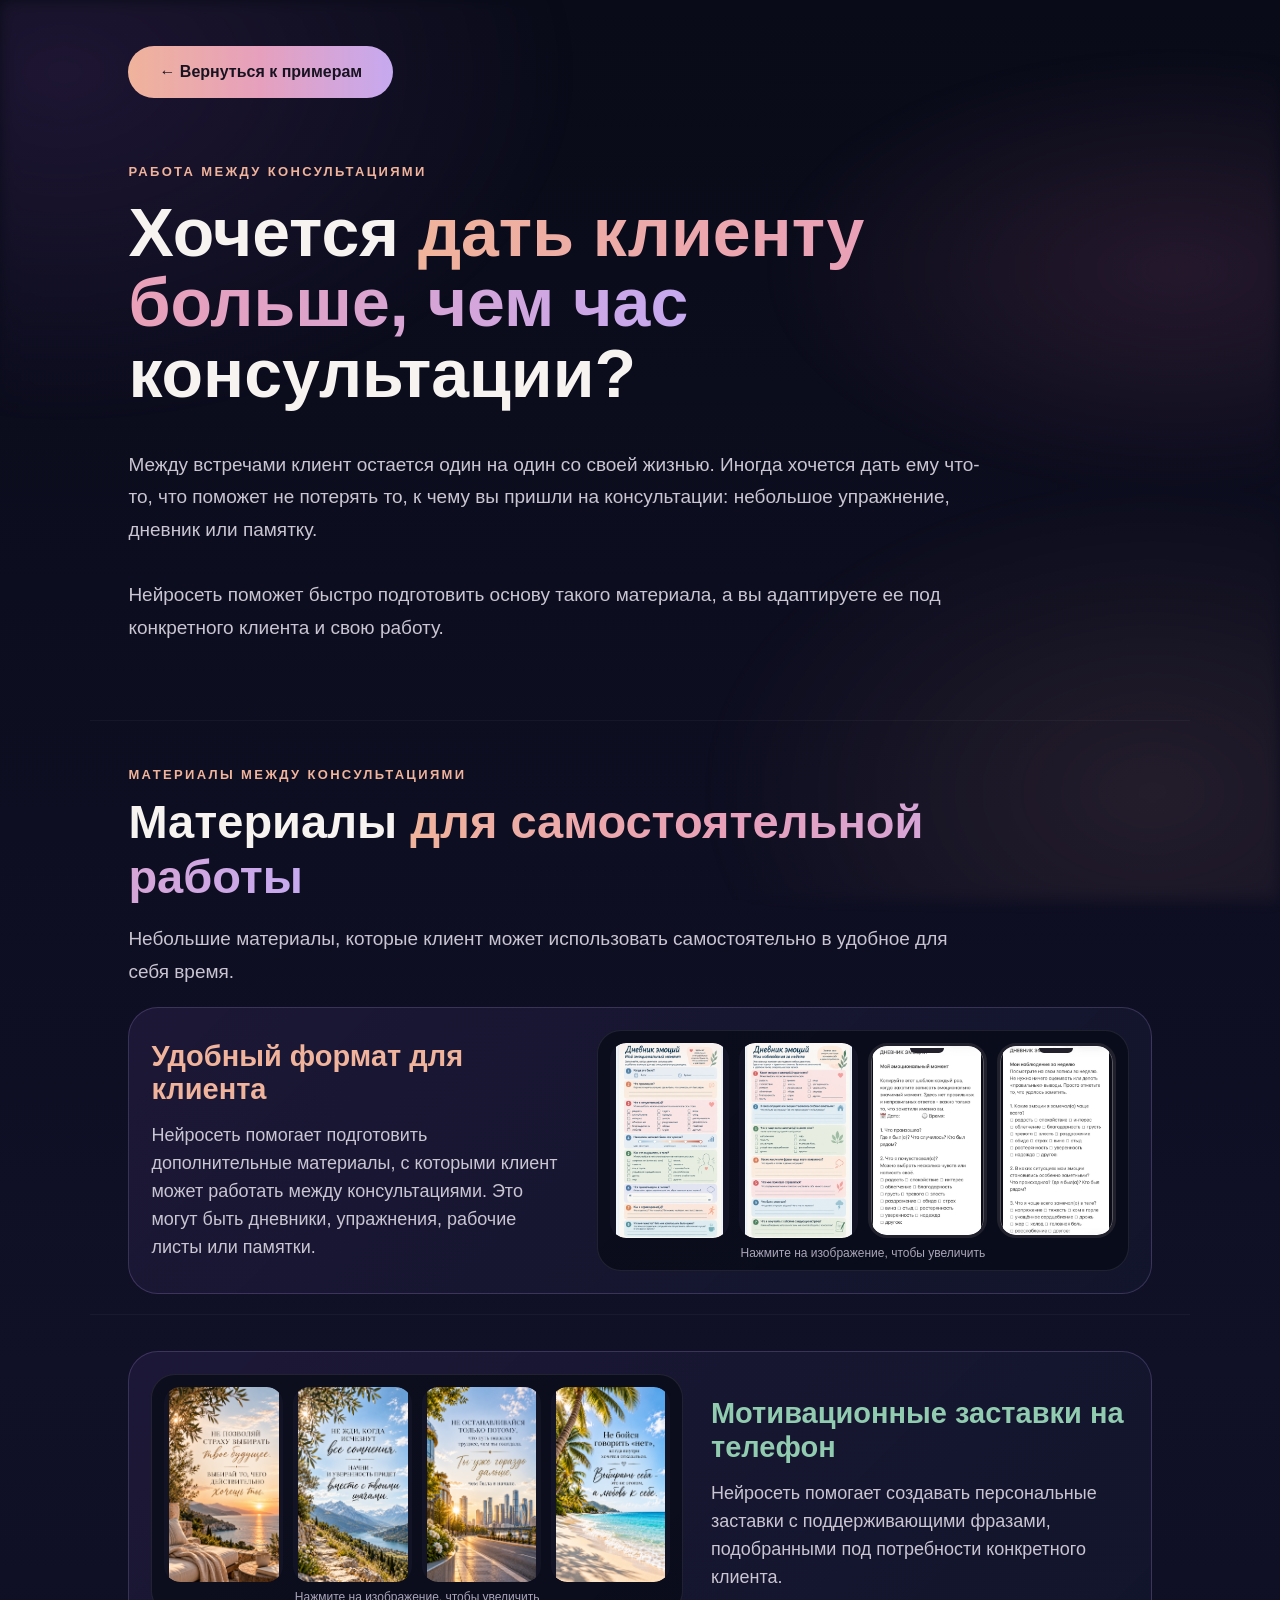
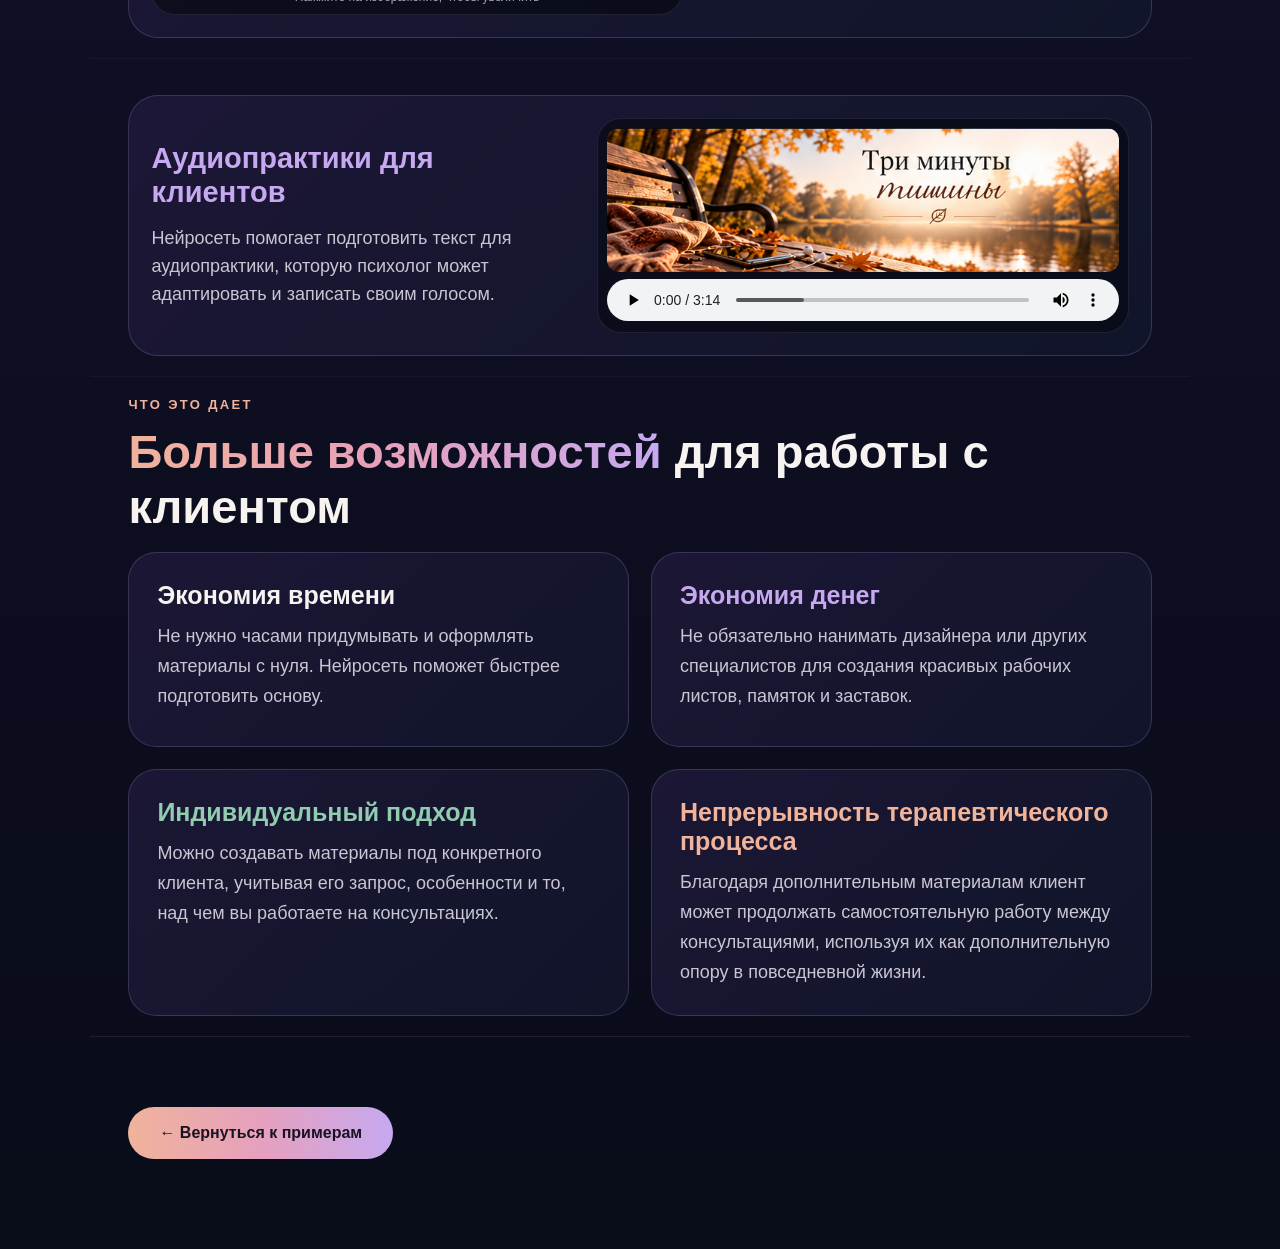
<file: assets-example01-clients/index.html>
<!DOCTYPE html>
<html lang="ru">
<head>
  <meta charset="utf-8">
  <meta name="viewport" content="width=device-width,initial-scale=1">
  <title>Работа между консультациями - Нейромастерская</title>
  <link rel="stylesheet" href="style.css">
</head>
<body>
<main class="wrap">
  <div class="top-back">
    <button class="back" type="button" onclick="location.href='../index.html#examples'">← Вернуться к примерам</button>
  </div>

  <section class="hero">
    <div class="kicker">РАБОТА МЕЖДУ КОНСУЛЬТАЦИЯМИ</div>
    <h1>Хочется <span class="grad">дать клиенту больше, чем час</span> консультации?</h1>
    <p class="lead">Между встречами клиент остается один на один со своей жизнью. Иногда хочется дать ему что-то, что поможет не потерять то, к чему вы пришли на консультации: небольшое упражнение, дневник или памятку.

Нейросеть поможет быстро подготовить основу такого материала, а вы адаптируете ее под конкретного клиента и свою работу.</p>
  </section>

  <section class="section">
    <div class="intro">
      <div class="kicker">МАТЕРИАЛЫ МЕЖДУ КОНСУЛЬТАЦИЯМИ</div>
      <h2>Материалы <span class="grad">для самостоятельной работы</span></h2>
      <p>Небольшие материалы, которые клиент может использовать самостоятельно в удобное для себя время.</p>
    </div>
    <div class="row">
      <div class="copy">
        <h3 class="peach">Удобный формат для клиента</h3>
        <p>Нейросеть помогает подготовить дополнительные материалы, с которыми клиент может работать между консультациями. Это могут быть дневники, упражнения, рабочие листы или памятки.</p>
      </div>
      <div class="media media-zoom-block">
        <div class="four-gallery">
          <button class="tile" type="button" onclick="openImage(this)" aria-label="Увеличить: Дневник эмоций - печатная страница 1">
            <img src="dnevnik_emociy_emocionalny_moment.png" alt="Дневник эмоций - печатная страница 1" loading="lazy">
          </button>
          <button class="tile" type="button" onclick="openImage(this)" aria-label="Увеличить: Дневник эмоций - печатная страница 2">
            <img src="dnevnik_emociy_nablyudeniya_za_nedelyu.png" alt="Дневник эмоций - печатная страница 2" loading="lazy">
          </button>
          <button class="tile phone-tile" type="button" onclick="openImage(this)" aria-label="Увеличить: Дневник эмоций - мобильная версия 01">
            <img src="dnevnikemotsiymobile1.jpg" alt="Дневник эмоций - мобильная версия 01" loading="lazy">
          </button>
          <button class="tile phone-tile" type="button" onclick="openImage(this)" aria-label="Увеличить: Дневник эмоций - мобильная версия 03">
            <img src="dnevnikemotsiymobile3.jpg" alt="Дневник эмоций - мобильная версия 03" loading="lazy">
          </button>
        </div>
        <p class="zoom-hint">Нажмите на изображение, чтобы увеличить</p>
      </div>
    </div>
  </section>

  <section class="section">
    <div class="row reverse">
      <div class="copy">
        <h3 class="green">Мотивационные заставки на телефон</h3>
        <p>Нейросеть помогает создавать персональные заставки с поддерживающими фразами, подобранными под потребности конкретного клиента.</p>
      </div>
      <div class="media media-zoom-block">
        <div class="four-gallery">
          <button class="tile" type="button" onclick="openImage(this)" aria-label="Увеличить: Мотивационная заставка 1">
            <img src="mobile motivation1.png" alt="Мотивационная заставка 1" loading="lazy">
          </button>
          <button class="tile" type="button" onclick="openImage(this)" aria-label="Увеличить: Мотивационная заставка 2">
            <img src="mobile motivation2.png" alt="Мотивационная заставка 2" loading="lazy">
          </button>
          <button class="tile" type="button" onclick="openImage(this)" aria-label="Увеличить: Мотивационная заставка 3">
            <img src="mobile motivation3.png" alt="Мотивационная заставка 3" loading="lazy">
          </button>
          <button class="tile" type="button" onclick="openImage(this)" aria-label="Увеличить: Мотивационная заставка 4">
            <img src="mobile motivation4.png" alt="Мотивационная заставка 4" loading="lazy">
          </button>
        </div>
        <p class="zoom-hint">Нажмите на изображение, чтобы увеличить</p>
      </div>
    </div>
  </section>

  <section class="section">
    <div class="row">
      <div class="copy">
        <h3 class="violet">Аудиопрактики для клиентов</h3>
        <p>Нейросеть помогает подготовить текст для аудиопрактики, которую психолог может адаптировать и записать своим голосом.</p>
      </div>
      <div class="media audio-media">
        <img class="audio-cover-full" src="tri-minuty-tishiny-cover.png" alt="Три минуты тишины - осенняя обложка">
        <audio class="audio-player" controls preload="metadata">
          <source src="3-минуты-тишины.mp3" type="audio/mpeg">
          Ваш браузер не поддерживает аудио.
        </audio>
      </div>
    </div>
  </section>

  <section class="section">
    <div class="intro">
      <div class="kicker">ЧТО ЭТО ДАЕТ</div>
      <h2><span class="grad">Больше возможностей</span> для работы с клиентом</h2>
    </div>
    <div class="benefits">
      <div class="benefit">
        <h3>Экономия времени</h3>
        <p>Не нужно часами придумывать и оформлять материалы с нуля. Нейросеть поможет быстрее подготовить основу.</p>
      </div>
      <div class="benefit">
        <h3 class="violet">Экономия денег</h3>
        <p>Не обязательно нанимать дизайнера или других специалистов для создания красивых рабочих листов, памяток и заставок.</p>
      </div>
      <div class="benefit">
        <h3 class="green">Индивидуальный подход</h3>
        <p>Можно создавать материалы под конкретного клиента, учитывая его запрос, особенности и то, над чем вы работаете на консультациях.</p>
      </div>
      <div class="benefit">
        <h3 class="peach">Непрерывность терапевтического процесса</h3>
        <p>Благодаря дополнительным материалам клиент может продолжать самостоятельную работу между консультациями, используя их как дополнительную опору в повседневной жизни.</p>
      </div>
    </div>
  </section>

  <div class="bottom">
    <button class="back" type="button" onclick="location.href='../index.html#examples'">← Вернуться к примерам</button>
  </div>
</main>

<div class="lightbox" id="lb" aria-hidden="true">
  <button class="close" type="button" aria-label="Закрыть">×</button>
  <img id="lbimg" alt="Увеличенное изображение">
</div>

<script src="script.js" defer></script>
</body>
</html>
</file>
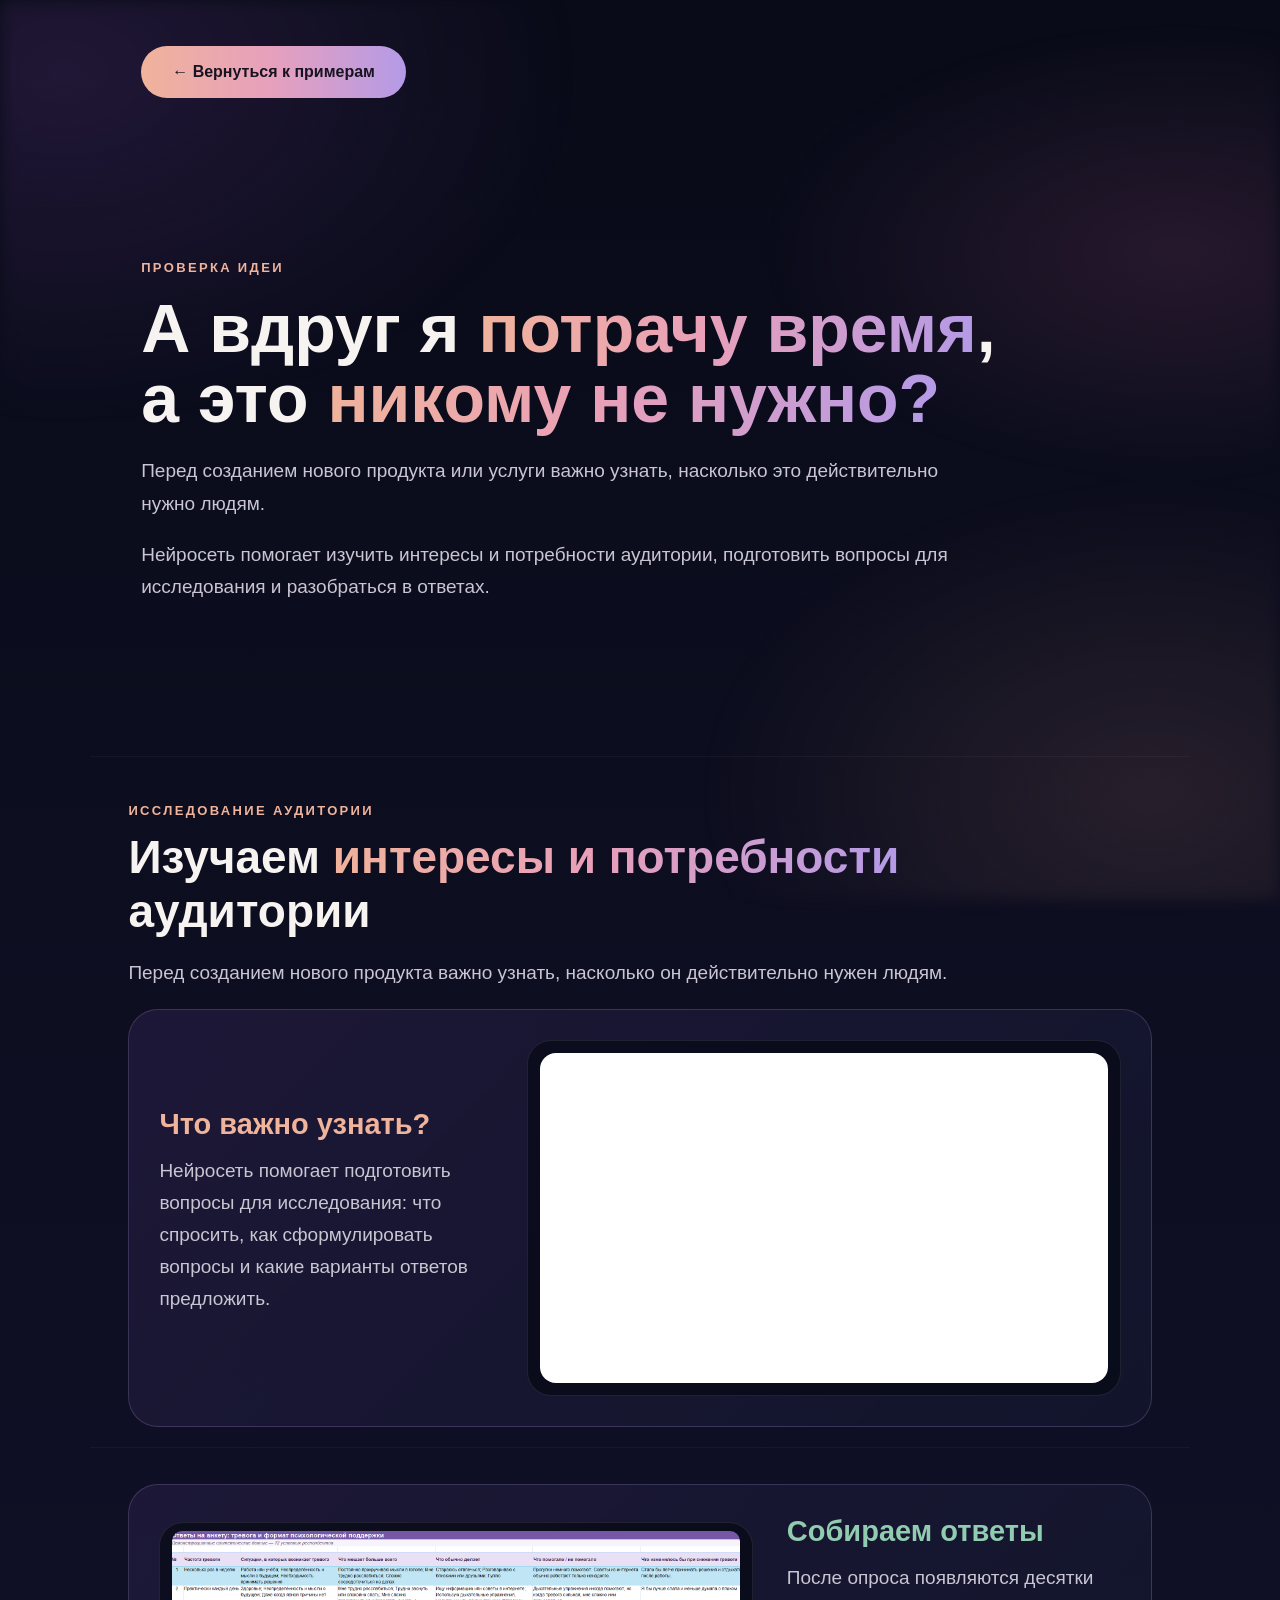
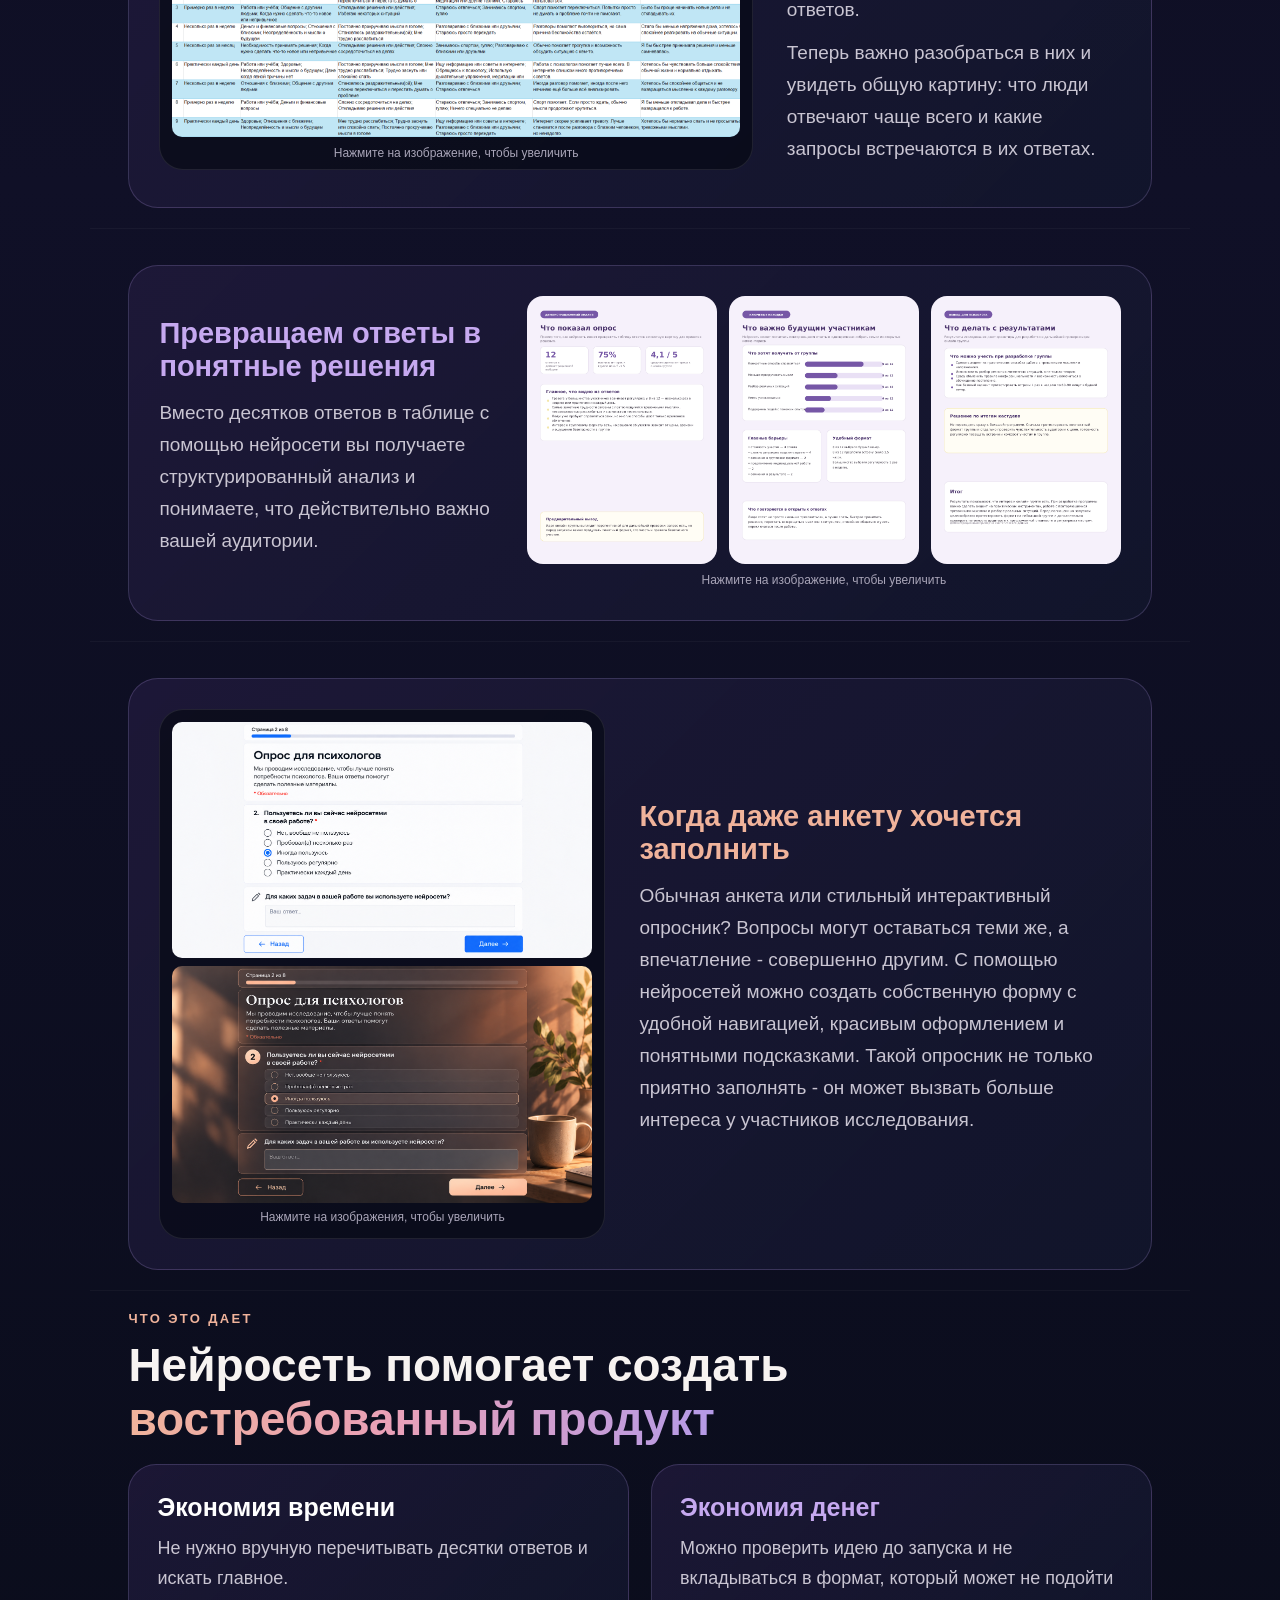
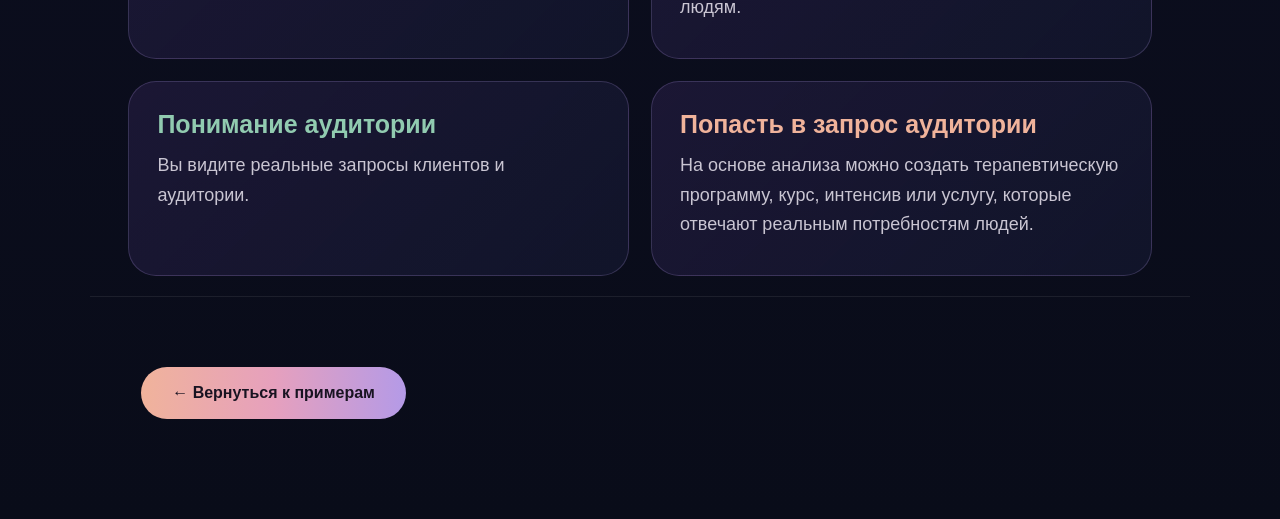
<file: example-01-research/index.html>
<!doctype html><html lang="ru"><head><meta charset="utf-8"><meta name="viewport" content="width=device-width,initial-scale=1"><title>А вдруг я потрачу время, а это никому не нужно?</title><link rel="stylesheet" href="styles.css"></head><body><main class="wrap">
<div class="top-back"><button class="back" onclick="back()">← Вернуться к примерам</button></div>
<section class="hero"><div class="kicker">ПРОВЕРКА ИДЕИ</div><h1>А вдруг я <span class="grad">потрачу время</span>,<br>а это <span class="grad">никому не нужно?</span></h1><div class="lead"><p>Перед созданием нового продукта или услуги важно узнать, насколько это действительно нужно людям.</p><p>Нейросеть помогает изучить интересы и потребности аудитории, подготовить вопросы для исследования и разобраться в ответах.</p></div></section>
<section class="section"><div class="head"><div class="kicker">ИССЛЕДОВАНИЕ АУДИТОРИИ</div><h2>Изучаем <span class="grad">интересы и потребности</span> аудитории</h2><p>Перед созданием нового продукта важно узнать, насколько он действительно нужен людям.</p></div>
<div class="card"><div class="copy"><h3 class="peach">Что важно узнать?</h3><p>Нейросеть помогает подготовить вопросы для исследования: что спросить, как сформулировать вопросы и какие варианты ответов предложить.</p></div><div class="media"><iframe class="survey-frame" src="https://mariakoreneva.github.io/castdev-example-for-neiromasterskaya/" title="Пример анкеты"></iframe></div></div></section>
<section class="section"><div class="card reverse"><div class="copy"><h3 class="green">Собираем ответы</h3><p>После опроса появляются десятки ответов.</p><p>Теперь важно разобраться в них и увидеть общую картину: что люди отвечают чаще всего и какие запросы встречаются в их ответах.</p></div><div class="media"><img src="Excel scan.png" alt="Таблица с ответами" onclick="openImage(this.src)"><p class="zoom-hint">Нажмите на изображение, чтобы увеличить</p></div></div></section>
<section class="section"><div class="card"><div class="copy"><h3 class="violet">Превращаем ответы в понятные решения</h3><p>Вместо десятков ответов в таблице с помощью нейросети вы получаете структурированный анализ и понимаете, что действительно важно вашей аудитории.</p></div><div><div class="report-grid"><img src="page-1.png" alt="Страница анализа 1" onclick="openImage(this.src)"><img src="page-2.png" alt="Страница анализа 2" onclick="openImage(this.src)"><img src="page-3.png" alt="Страница анализа 3" onclick="openImage(this.src)"></div><p class="zoom-hint">Нажмите на изображение, чтобы увеличить</p></div></div></section>
<section class="section"><div class="card reverse"><div class="copy"><h3 class="peach">Когда даже анкету хочется заполнить</h3><p>Обычная анкета или стильный интерактивный опросник? Вопросы могут оставаться теми же, а впечатление - совершенно другим. С помощью нейросетей можно создать собственную форму с удобной навигацией, красивым оформлением и понятными подсказками. Такой опросник не только приятно заполнять - он может вызвать больше интереса у участников исследования.</p></div><div class="media media-zoom-block"><div class="ba-stack"><img src="../assets-examples01-visuals/Опрос_ простой фомат.png" alt="Опрос стандартное оформление" loading="lazy" onclick="openImage(this.src)"><img src="../assets-examples01-visuals/Опрос_нейроформат.png" alt="Опрос оформление с помощью нейросетей" loading="lazy" onclick="openImage(this.src)"></div><p class="zoom-hint">Нажмите на изображения, чтобы увеличить</p></div></div></section>
<section class="section"><div class="head"><div class="kicker">ЧТО ЭТО ДАЕТ</div><h2>Нейросеть помогает создать <span class="grad">востребованный продукт</span></h2></div><div class="benefits">
<div class="benefit"><h3 class="white">Экономия времени</h3><p>Не нужно вручную перечитывать десятки ответов и искать главное.</p></div>
<div class="benefit"><h3 class="violet">Экономия денег</h3><p>Можно проверить идею до запуска и не вкладываться в формат, который может не подойти людям.</p></div>
<div class="benefit"><h3 class="green">Понимание аудитории</h3><p>Вы видите реальные запросы клиентов и аудитории.</p></div>
<div class="benefit"><h3 class="peach">Попасть в запрос аудитории</h3><p>На основе анализа можно создать терапевтическую программу, курс, интенсив или услугу, которые отвечают реальным потребностям людей.</p></div></div></section>
<div class="backbox"><button class="back" onclick="back()">← Вернуться к примерам</button></div>
</main>
<div id="lb" class="lightbox" onclick="backdropClose(event)"><button class="close" type="button" onclick="closeLB()">×</button><img id="lbimg" alt=""></div>
<script src="script.js"></script></body></html>
</file>
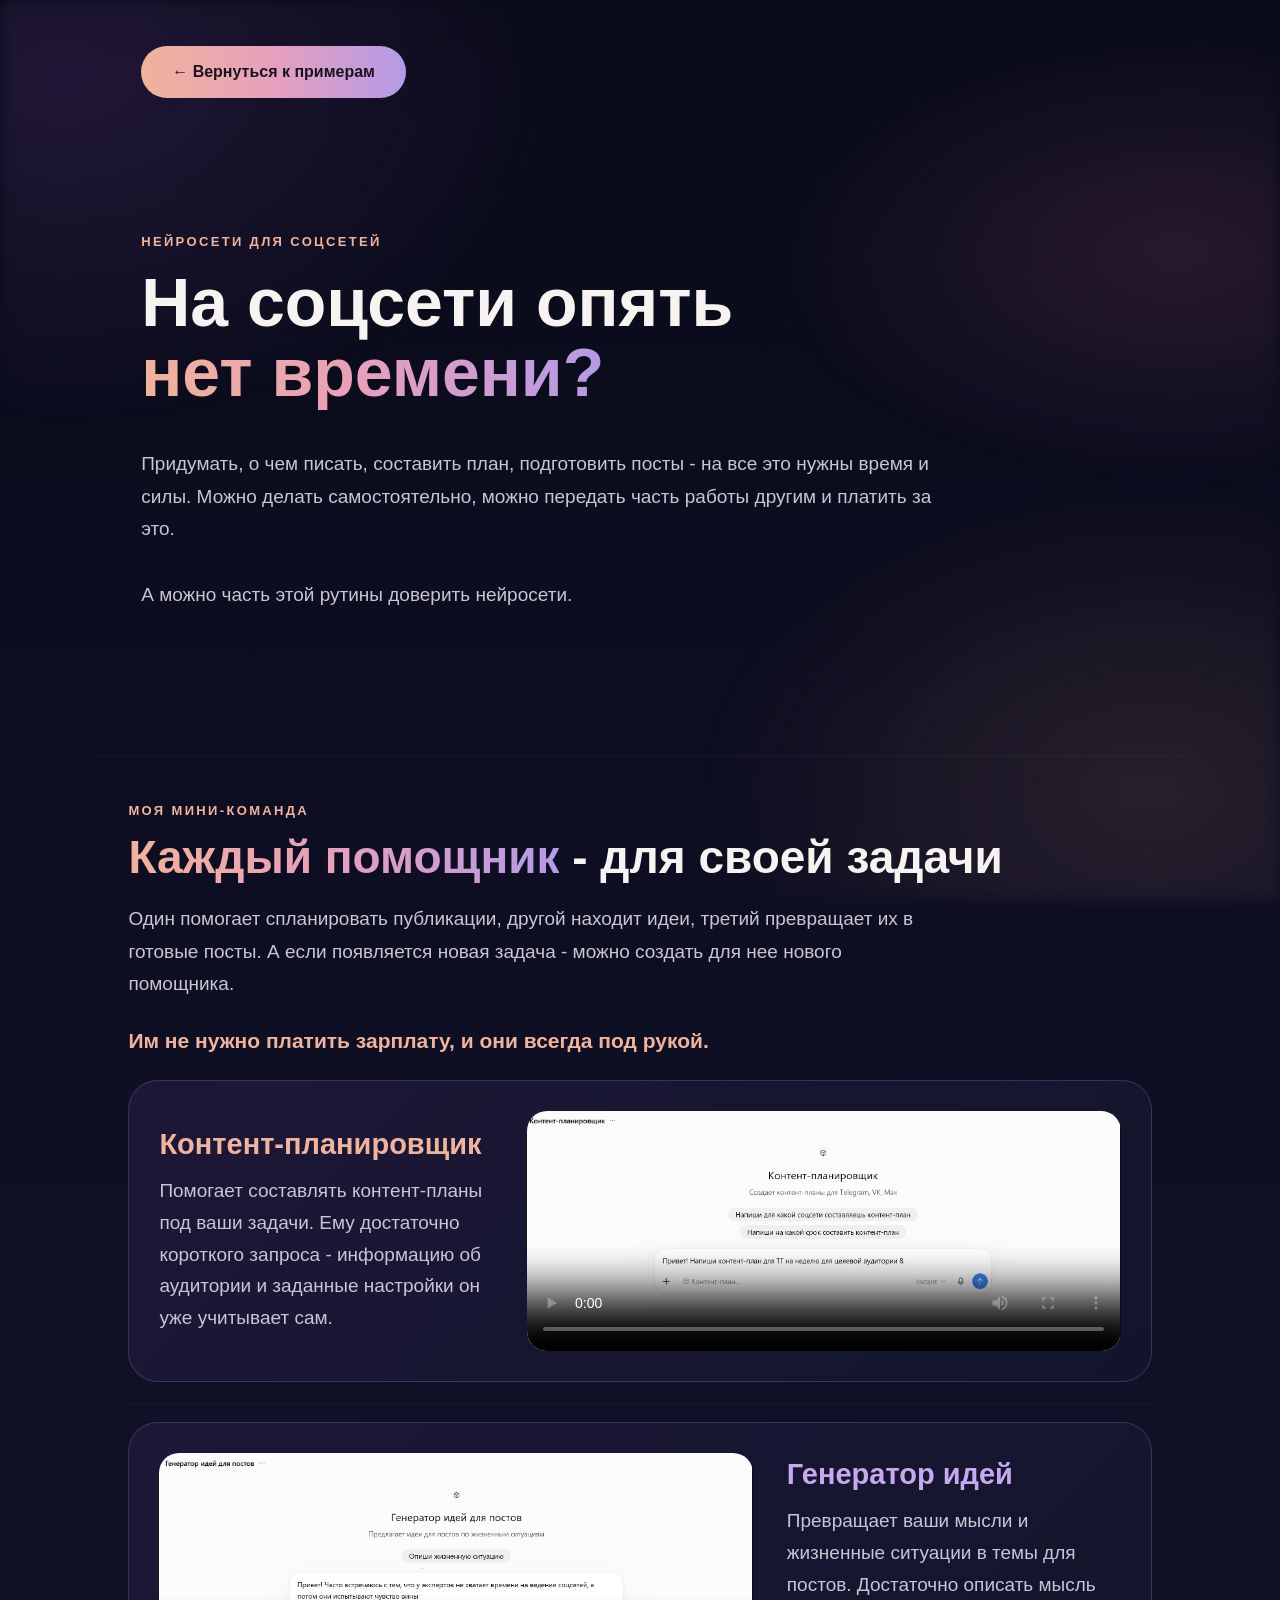
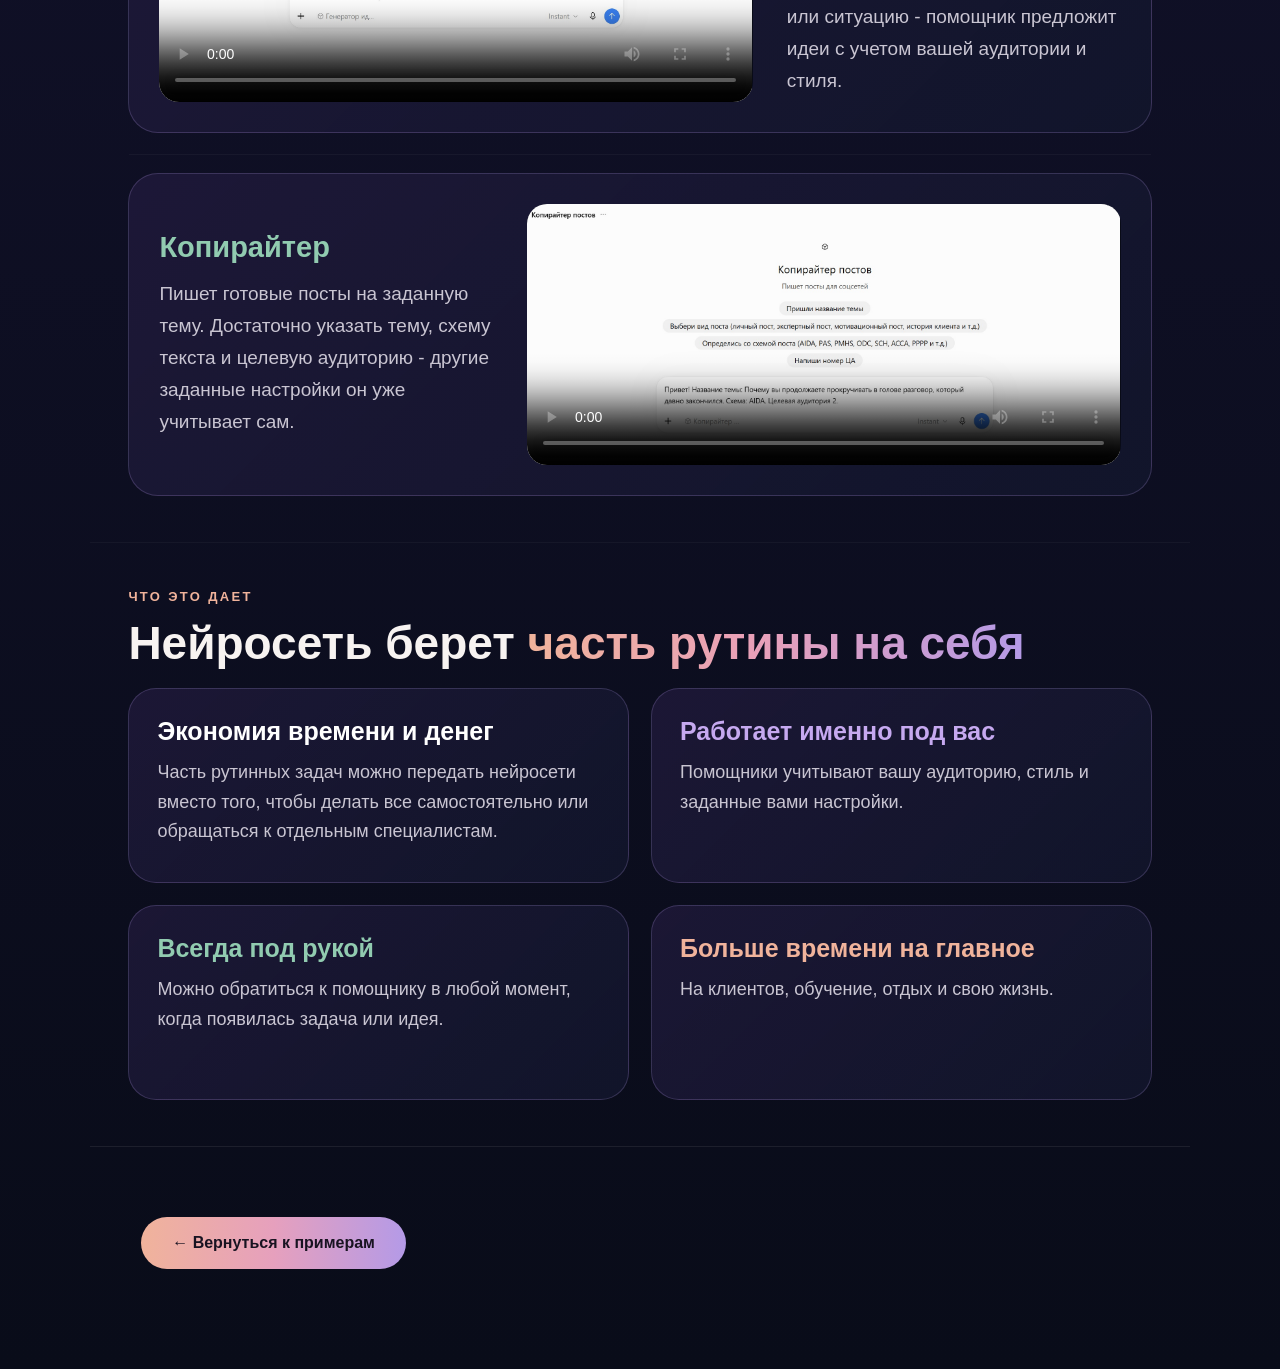
<file: example-01-posts.html>
<!doctype html><html lang="ru"><head><meta charset="utf-8"><meta name="viewport" content="width=device-width,initial-scale=1"><title>На соцсети опять нет времени?</title><style>
:root{--bg:#090b18;--text:#f7f3f1;--muted:#c9c5d2;--peach:#f0b39b;--violet:#b49ae7;--green:#91cbb0}
*{box-sizing:border-box}html{scroll-behavior:smooth}body{margin:0;color:var(--text);font-family:Inter,Arial,sans-serif;background:linear-gradient(180deg,#090b18 0%,#101027 48%,#090c19 100%);overflow-x:hidden}
body:before{content:"";position:fixed;inset:0;pointer-events:none;background:radial-gradient(ellipse at 5% 8%,rgba(158,85,210,.16),transparent 30%),radial-gradient(ellipse at 92% 28%,rgba(230,115,173,.13),transparent 25%),radial-gradient(ellipse at 90% 88%,rgba(239,164,137,.12),transparent 28%);filter:blur(8px)}
.wrap{position:relative;width:min(1100px,calc(100% - 36px));margin:auto;padding:46px 0 70px}.kicker{font-size:13px;letter-spacing:.18em;font-weight:800;color:var(--peach);text-transform:uppercase}.grad{background:linear-gradient(90deg,var(--peach),#e9a0b8 45%,var(--violet));-webkit-background-clip:text;background-clip:text;color:transparent}
.hero{min-height:72vh;display:flex;flex-direction:column;justify-content:center;align-items:flex-start;padding:6vh 4vw}.hero h1{font-size:clamp(40px,5.5vw,68px);line-height:1.03;margin:18px 0 22px}.lead,.head p{font-size:19px;line-height:1.72;color:var(--muted);max-width:820px;white-space:pre-line}
.section{padding:46px 3vw;border-top:1px solid rgba(255,255,255,.04);min-height:0}.head{max-width:900px;margin-bottom:18px}.head h2{font-size:clamp(30px,4vw,46px);margin:12px 0 14px}
.back{border:0;border-radius:999px;padding:17px 31px;font-size:16px;font-weight:850;color:#181321;background:linear-gradient(90deg,var(--peach),#e6a0bd,var(--violet));cursor:pointer}.top-back{margin:0 0 10px 4vw}.backbox{padding:70px 4vw 30px;border-top:1px solid rgba(255,255,255,.08)}
.card{display:grid;grid-template-columns:minmax(260px,.72fr) minmax(420px,1.28fr);gap:34px;align-items:center;margin:16px 0 0;padding:30px;border:1px solid rgba(183,154,231,.22);border-radius:30px;background:linear-gradient(135deg,rgba(34,27,62,.74),rgba(18,22,44,.90));position:relative}
.section .card + .card{margin-top:40px}
.section .card + .card:before{content:"";position:absolute;left:0;right:0;top:-20px;height:1px;background:rgba(255,255,255,.04);pointer-events:none}
.card.reverse{grid-template-columns:minmax(420px,1.28fr) minmax(260px,.72fr)}.card.reverse .copy{grid-column:2;grid-row:1}.card.reverse .media{grid-column:1;grid-row:1}
.card h3{font-size:29px;margin:0 0 14px}.card p{font-size:19px;line-height:1.68;color:var(--muted);margin:0}.card video,.media img{width:100%;max-height:540px;object-fit:contain;border-radius:20px;background:#090b17}.media{padding:12px;border-radius:24px;background:rgba(7,9,20,.68);border:1px solid rgba(255,255,255,.09)}
.note{font-size:21px!important;font-weight:650;color:var(--peach)!important;margin-top:22px!important}.violet{color:#c6a9f0}.green{color:var(--green)}.white{color:#fff}
.benefits{display:grid;grid-template-columns:repeat(2,1fr);gap:22px}.benefit{min-height:195px;padding:28px;border:1px solid rgba(183,154,231,.22);border-radius:28px;background:linear-gradient(135deg,rgba(34,27,62,.72),rgba(18,22,44,.88))}.benefit h3{font-size:25px;margin:0 0 12px}.benefit p{font-size:18px;line-height:1.65;color:var(--muted);margin:0}
.gallery{display:grid;grid-template-columns:repeat(4,1fr);gap:12px}.gallery img{width:100%;height:100%;object-fit:cover;border-radius:16px;cursor:zoom-in}.stories img{aspect-ratio:9/16}.images img{aspect-ratio:4/5}
.video-grid{display:grid;grid-template-columns:repeat(3,1fr);gap:18px}.slot{aspect-ratio:9/16;border-radius:22px;border:1px dashed rgba(196,169,240,.38);background:rgba(20,19,43,.75);display:grid;place-items:center;position:relative;color:#aaa7bb}.slot:before{content:"▶";width:62px;height:62px;border-radius:50%;display:grid;place-items:center;background:linear-gradient(135deg,var(--peach),#d991bb,var(--violet));color:#171221;font-size:22px}.placeholder{min-height:270px;display:grid;place-items:center;text-align:center;color:#aaa7bb;border:1px dashed rgba(196,169,240,.38);border-radius:20px;padding:20px}
.pair{display:grid;grid-template-columns:1fr auto 1fr;gap:18px;align-items:center;margin:18px 0}.arrow{font-size:34px;color:var(--violet)}
@media(max-width:820px){.wrap{width:min(100% - 22px,1100px)}.hero{padding:55px 8px}.section{padding:38px 0}.section .card + .card{margin-top:32px}.section .card + .card:before{top:-16px}.card,.card.reverse{display:block;padding:18px}.card .media{margin-top:20px}.benefits{grid-template-columns:1fr}.gallery{grid-template-columns:repeat(2,1fr)}.video-grid{grid-template-columns:repeat(2,1fr)}.pair{grid-template-columns:1fr}.arrow{text-align:center;transform:rotate(90deg)}.top-back{margin-left:0}.backbox{padding-left:0}}
</style></head><body><main class="wrap">
<div class="top-back"><button class="back" onclick="back()">← Вернуться к примерам</button></div>
<section class="hero"><div class="kicker">НЕЙРОСЕТИ ДЛЯ СОЦСЕТЕЙ</div><h1>На соцсети опять<br><span class="grad">нет времени?</span></h1><p class="lead">Придумать, о чем писать, составить план, подготовить посты - на все это нужны время и силы. Можно делать самостоятельно, можно передать часть работы другим и платить за это.

А можно часть этой рутины доверить нейросети.</p></section>
<section class="section"><div class="head"><div class="kicker">МОЯ МИНИ-КОМАНДА</div><h2><span class="grad">Каждый помощник</span> - для своей задачи</h2><p>Один помогает спланировать публикации, другой находит идеи, третий превращает их в готовые посты. А если появляется новая задача - можно создать для нее нового помощника.</p><p class="note">Им не нужно платить зарплату, и они всегда под рукой.</p></div>
<div class="card"><div class="copy"><h3 style="color:var(--peach)">Контент-планировщик</h3><p>Помогает составлять контент-планы под ваши задачи. Ему достаточно короткого запроса - информацию об аудитории и заданные настройки он уже учитывает сам.</p></div><video controls preload="metadata" poster="assets-examples01-posts/Content-plan.jpg"><source src="assets-examples01-posts/Content-plan.mp4" type="video/mp4"></video></div>
<div class="card reverse"><div class="copy"><h3 class="violet">Генератор идей</h3><p>Превращает ваши мысли и жизненные ситуации в темы для постов. Достаточно описать мысль или ситуацию - помощник предложит идеи с учетом вашей аудитории и стиля.</p></div><video controls preload="metadata" poster="assets-examples01-posts/Generatoridea.jpg"><source src="assets-examples01-posts/Generatoridea.mp4" type="video/mp4"></video></div>
<div class="card"><div class="copy"><h3 class="green">Копирайтер</h3><p>Пишет готовые посты на заданную тему. Достаточно указать тему, схему текста и целевую аудиторию - другие заданные настройки он уже учитывает сам.</p></div><video controls preload="metadata" poster="assets-examples01-posts/Copywriter.jpg"><source src="assets-examples01-posts/Copywriter.mp4" type="video/mp4"></video></div></section>
<section class="section"><div class="head"><div class="kicker">ЧТО ЭТО ДАЕТ</div><h2>Нейросеть берет <span class="grad">часть рутины на себя</span></h2></div><div class="benefits">
<div class="benefit"><h3 class="white">Экономия времени и денег</h3><p>Часть рутинных задач можно передать нейросети вместо того, чтобы делать все самостоятельно или обращаться к отдельным специалистам.</p></div>
<div class="benefit"><h3 class="violet">Работает именно под вас</h3><p>Помощники учитывают вашу аудиторию, стиль и заданные вами настройки.</p></div>
<div class="benefit"><h3 class="green">Всегда под рукой</h3><p>Можно обратиться к помощнику в любой момент, когда появилась задача или идея.</p></div>
<div class="benefit"><h3 style="color:var(--peach)">Больше времени на главное</h3><p>На клиентов, обучение, отдых и свою жизнь.</p></div></div></section>
<div class="backbox"><button class="back" onclick="back()">← Вернуться к примерам</button></div></main><script>const vs=[...document.querySelectorAll('video')];vs.forEach(v=>v.addEventListener('play',()=>vs.forEach(o=>{if(o!==v)o.pause()})));function back(){location.href='index.html#examples'}</script></body></html>
</file>
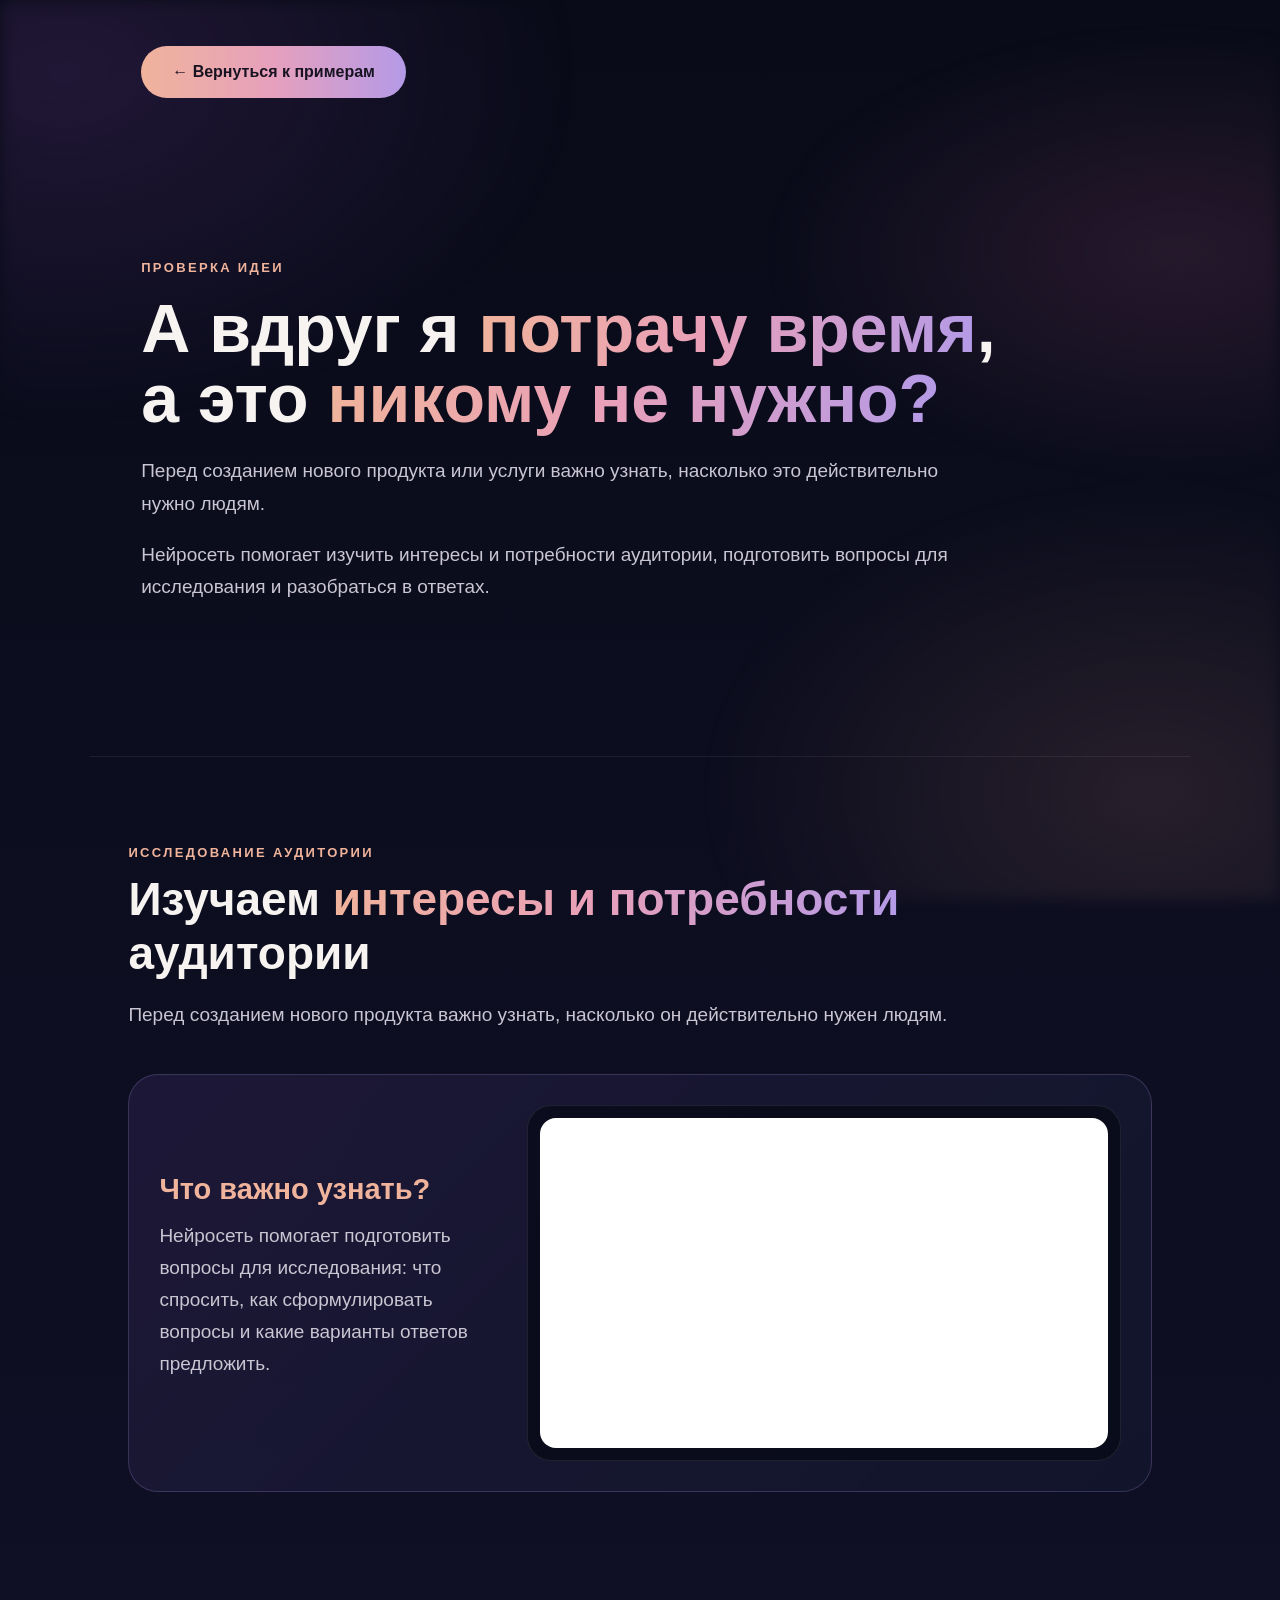
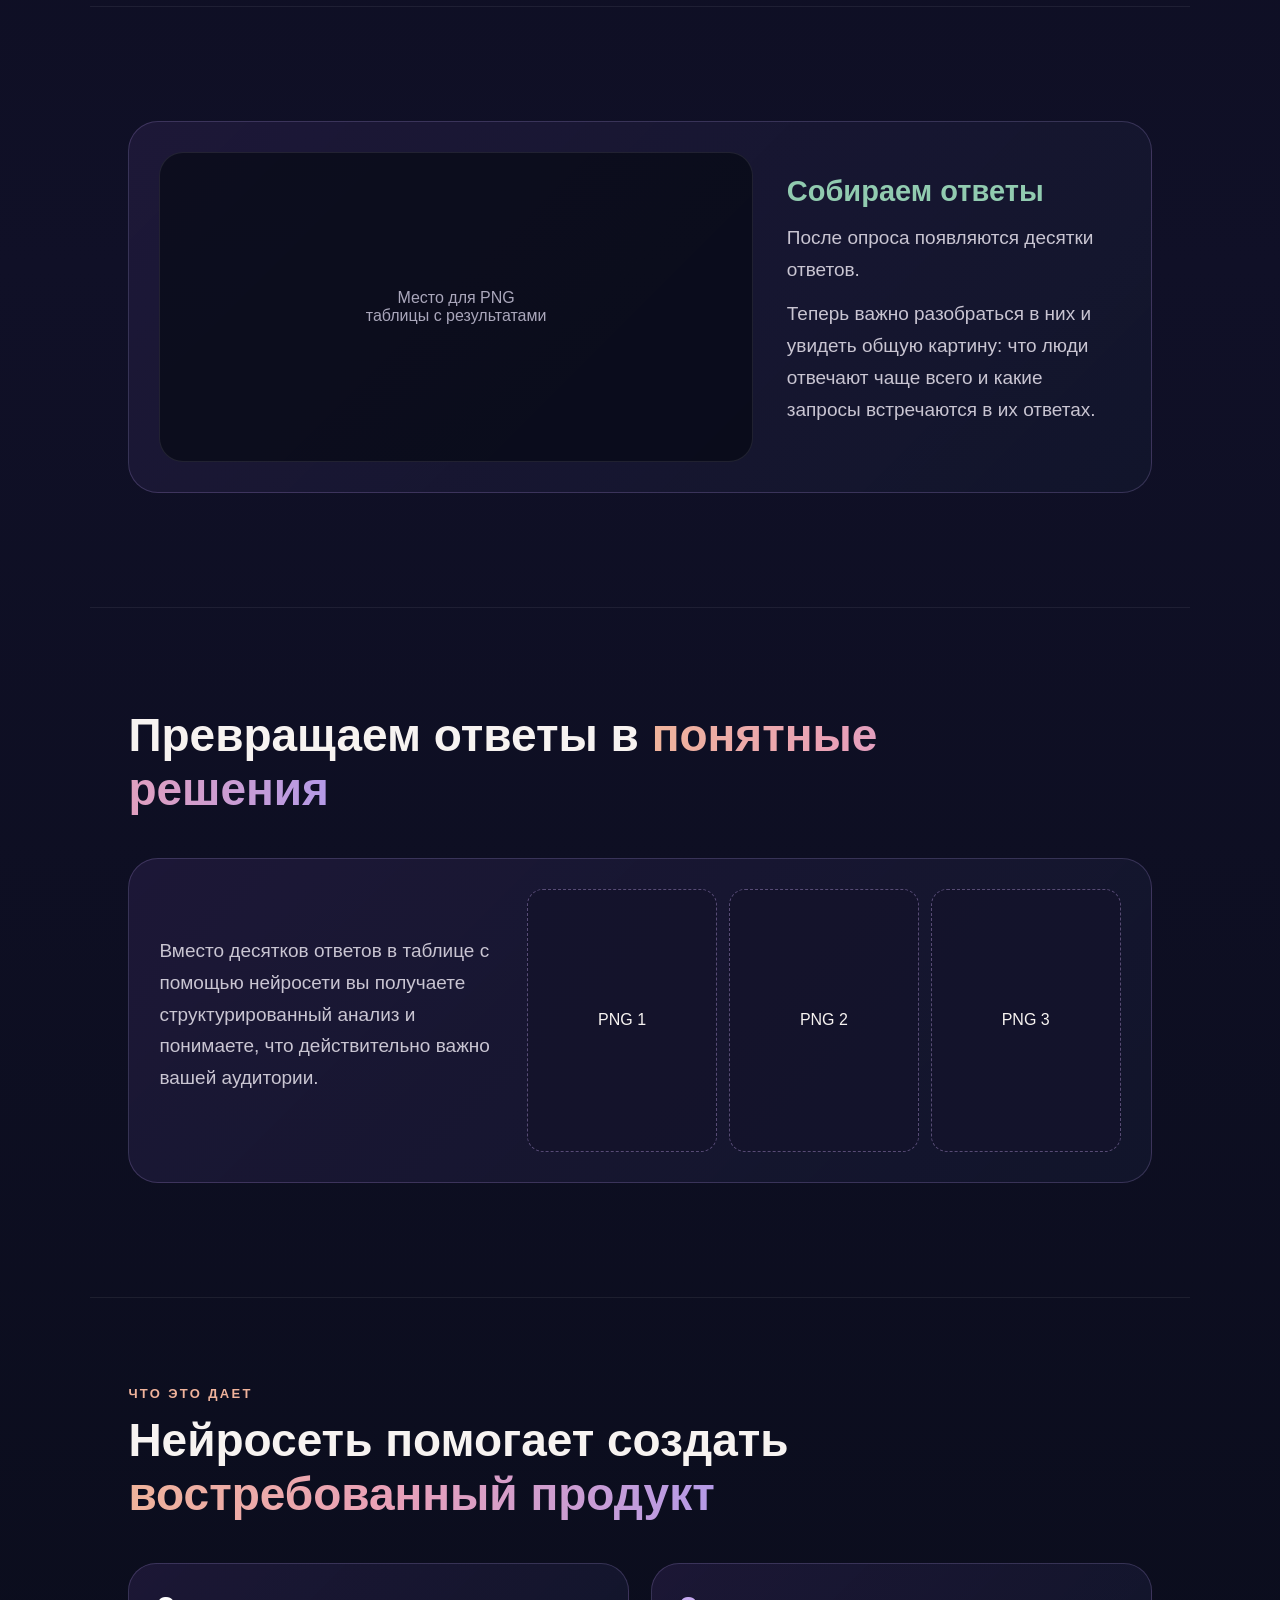
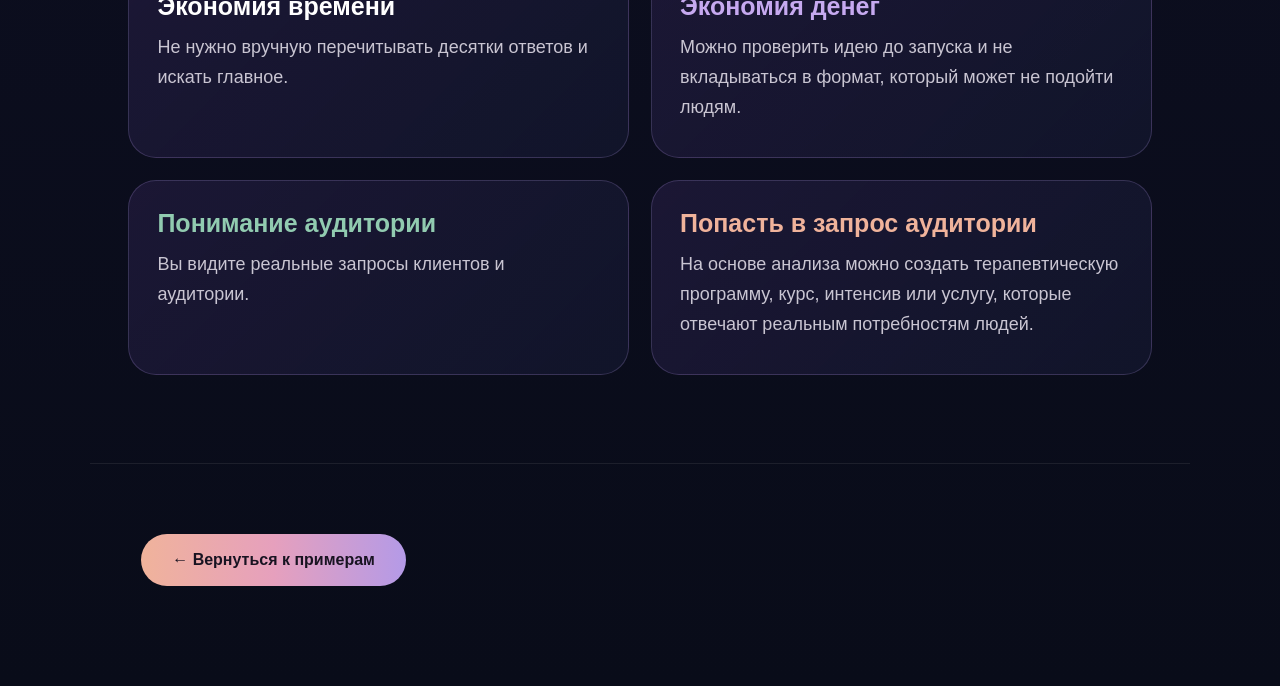
<file: example-01-research/example-03-research-reference-v6.html>
<!doctype html><html lang="ru"><head><meta charset="utf-8"><meta name="viewport" content="width=device-width,initial-scale=1"><title>А вдруг я потрачу время, а это никому не нужно?</title><style>
:root{--bg:#090b18;--text:#f7f3f1;--muted:#c9c5d2;--peach:#f0b39b;--violet:#b49ae7;--green:#91cbb0}
*{box-sizing:border-box}html{scroll-behavior:smooth}body{margin:0;color:var(--text);font-family:Inter,Arial,sans-serif;background:linear-gradient(180deg,#090b18 0%,#101027 48%,#090c19 100%);overflow-x:hidden}
body:before{content:"";position:fixed;inset:0;pointer-events:none;background:radial-gradient(ellipse at 5% 8%,rgba(158,85,210,.16),transparent 30%),radial-gradient(ellipse at 92% 28%,rgba(230,115,173,.13),transparent 25%),radial-gradient(ellipse at 90% 88%,rgba(239,164,137,.12),transparent 28%);filter:blur(8px)}
.wrap{position:relative;width:min(1100px,calc(100% - 36px));margin:auto;padding:46px 0 70px}.kicker{font-size:13px;letter-spacing:.18em;font-weight:800;color:var(--peach);text-transform:uppercase}.grad{background:linear-gradient(90deg,var(--peach),#e9a0b8 45%,var(--violet));-webkit-background-clip:text;background-clip:text;color:transparent}
.hero{min-height:72vh;display:flex;flex-direction:column;justify-content:center;align-items:flex-start;padding:6vh 4vw}.hero h1{font-size:clamp(40px,5.5vw,68px);line-height:1.03;margin:18px 0 22px}.lead,.head p{font-size:19px;line-height:1.72;color:var(--muted);max-width:820px}.lead p{margin:0 0 18px}.lead p:last-child{margin-bottom:0}
.section{padding:88px 3vw;border-top:1px solid rgba(255,255,255,.07)}.head{max-width:900px;margin-bottom:42px}.head h2{font-size:clamp(30px,4vw,46px);margin:12px 0 14px}
.back{border:0;border-radius:999px;padding:17px 31px;font-size:16px;font-weight:850;color:#181321;background:linear-gradient(90deg,var(--peach),#e6a0bd,var(--violet));cursor:pointer}.top-back{margin:0 0 10px 4vw}.backbox{padding:70px 4vw 30px;border-top:1px solid rgba(255,255,255,.08)}
.card{display:grid;grid-template-columns:minmax(260px,.72fr) minmax(420px,1.28fr);gap:34px;align-items:center;margin:26px 0;padding:30px;border:1px solid rgba(183,154,231,.22);border-radius:30px;background:linear-gradient(135deg,rgba(34,27,62,.74),rgba(18,22,44,.90))}
.card.reverse{grid-template-columns:minmax(420px,1.28fr) minmax(260px,.72fr)}.card.reverse .copy{grid-column:2;grid-row:1}.card.reverse .media{grid-column:1;grid-row:1}.card h3{font-size:29px;margin:0 0 14px}.card p{font-size:19px;line-height:1.68;color:var(--muted);margin:0 0 12px}
.media{padding:12px;border-radius:24px;background:rgba(7,9,20,.68);border:1px solid rgba(255,255,255,.09);min-height:310px;display:grid;place-items:center;text-align:center;color:#aaa7bb;overflow:hidden}.survey-frame{width:100%;height:330px;border:0;border-radius:16px;background:#fff}
.report-grid{display:grid;grid-template-columns:repeat(3,1fr);gap:12px;width:100%;align-items:stretch}.report-slot{aspect-ratio:.72;border-radius:16px;border:1px dashed rgba(196,169,240,.38);background:rgba(20,19,43,.75);display:grid;place-items:center;padding:12px}
.violet{color:#c6a9f0}.green{color:var(--green)}.white{color:#fff}.peach{color:var(--peach)}
.benefits{display:grid;grid-template-columns:repeat(2,1fr);gap:22px}.benefit{min-height:195px;padding:28px;border:1px solid rgba(183,154,231,.22);border-radius:28px;background:linear-gradient(135deg,rgba(34,27,62,.72),rgba(18,22,44,.88))}.benefit h3{font-size:25px;margin:0 0 12px}.benefit p{font-size:18px;line-height:1.65;color:var(--muted);margin:0}
@media(max-width:820px){.wrap{width:min(100% - 22px,1100px)}.hero{padding:55px 8px}.section{padding:65px 0}.card,.card.reverse{display:block;padding:18px}.card .media{margin-top:20px}.benefits{grid-template-columns:1fr}.report-grid{grid-template-columns:repeat(3,1fr)}.top-back{margin-left:0}.backbox{padding-left:0}}
</style></head><body><main class="wrap">
<div class="top-back"><button class="back" onclick="back()">← Вернуться к примерам</button></div>
<section class="hero"><div class="kicker">ПРОВЕРКА ИДЕИ</div><h1>А вдруг я <span class="grad">потрачу время</span>,<br>а это <span class="grad">никому не нужно?</span></h1><div class="lead"><p>Перед созданием нового продукта или услуги важно узнать, насколько это действительно нужно людям.</p><p>Нейросеть помогает изучить интересы и потребности аудитории, подготовить вопросы для исследования и разобраться в ответах.</p></div></section>
<section class="section"><div class="head"><div class="kicker">ИССЛЕДОВАНИЕ АУДИТОРИИ</div><h2>Изучаем <span class="grad">интересы и потребности</span> аудитории</h2><p>Перед созданием нового продукта важно узнать, насколько он действительно нужен людям.</p></div>
<div class="card"><div class="copy"><h3 class="peach">Что важно узнать?</h3><p>Нейросеть помогает подготовить вопросы для исследования: что спросить, как сформулировать вопросы и какие варианты ответов предложить.</p></div><div class="media"><iframe class="survey-frame" src="https://mariakoreneva.github.io/castdev-example-for-neiromasterskaya/" title="Пример анкеты"></iframe></div></div></section>
<section class="section"><div class="card reverse"><div class="copy"><h3 class="green">Собираем ответы</h3><p>После опроса появляются десятки ответов.</p><p>Теперь важно разобраться в них и увидеть общую картину: что люди отвечают чаще всего и какие запросы встречаются в их ответах.</p></div><div class="media">Место для PNG<br>таблицы с результатами</div></div></section>
<section class="section"><div class="head"><h2>Превращаем ответы в <span class="grad">понятные решения</span></h2></div><div class="card"><div class="copy"><p>Вместо десятков ответов в таблице с помощью нейросети вы получаете структурированный анализ и понимаете, что действительно важно вашей аудитории.</p></div><div class="report-grid"><div class="report-slot">PNG 1</div><div class="report-slot">PNG 2</div><div class="report-slot">PNG 3</div></div></div></section>
<section class="section"><div class="head"><div class="kicker">ЧТО ЭТО ДАЕТ</div><h2>Нейросеть помогает создать <span class="grad">востребованный продукт</span></h2></div><div class="benefits">
<div class="benefit"><h3 class="white">Экономия времени</h3><p>Не нужно вручную перечитывать десятки ответов и искать главное.</p></div>
<div class="benefit"><h3 class="violet">Экономия денег</h3><p>Можно проверить идею до запуска и не вкладываться в формат, который может не подойти людям.</p></div>
<div class="benefit"><h3 class="green">Понимание аудитории</h3><p>Вы видите реальные запросы клиентов и аудитории.</p></div>
<div class="benefit"><h3 class="peach">Попасть в запрос аудитории</h3><p>На основе анализа можно создать терапевтическую программу, курс, интенсив или услугу, которые отвечают реальным потребностям людей.</p></div></div></section>
<div class="backbox"><button class="back" onclick="back()">← Вернуться к примерам</button></div>
</main><script>function back(){location.href='index.html#examples'}</script></body></html>
</file>
<file: assets-example01-clients/style.css>
:root{
  --bg:#090b18;
  --text:#f7f3f1;
  --muted:#c9c5d2;
  --peach:#f0b39b;
  --violet:#c6a9f0;
  --green:#91cbb0;
}

*{box-sizing:border-box}
html{scroll-behavior:smooth}
body{
  margin:0;
  color:var(--text);
  font-family:Inter,Arial,sans-serif;
  background:linear-gradient(180deg,#090b18 0%,#101027 48%,#090c19 100%);
  overflow-x:hidden;
}
body:before{
  content:"";
  position:fixed;
  inset:0;
  pointer-events:none;
  background:
    radial-gradient(ellipse at 5% 8%,rgba(158,85,210,.14),transparent 30%),
    radial-gradient(ellipse at 92% 30%,rgba(230,115,173,.12),transparent 25%),
    radial-gradient(ellipse at 90% 88%,rgba(239,164,137,.10),transparent 28%);
  filter:blur(8px);
}
body.lb-open{overflow:hidden}

.wrap{
  position:relative;
  width:min(1100px,calc(100% - 36px));
  margin:auto;
  padding:46px 0 70px;
}

.back{
  border:0;
  border-radius:999px;
  padding:17px 31px;
  font-size:16px;
  font-weight:850;
  color:#181321;
  background:linear-gradient(90deg,var(--peach),#e6a0bd,var(--violet));
  cursor:pointer;
}
.top-back{margin:0 0 10px 3vw}
.bottom{
  padding:70px 3vw 20px;
  border-top:1px solid rgba(255,255,255,.08);
}

.kicker{
  font-size:13px;
  letter-spacing:.18em;
  font-weight:800;
  color:var(--peach);
  text-transform:uppercase;
}
.grad{
  background:linear-gradient(90deg,var(--peach),#e9a0b8 45%,var(--violet));
  -webkit-background-clip:text;
  background-clip:text;
  color:transparent;
}

.hero{
  min-height:68vh;
  display:flex;
  flex-direction:column;
  justify-content:center;
  padding:6vh 3vw;
}
.hero h1{
  font-size:clamp(40px,5.5vw,68px);
  line-height:1.03;
  margin:18px 0 22px;
}
.lead,.intro p{
  font-size:19px;
  line-height:1.72;
  color:var(--muted);
  max-width:860px;
  white-space:pre-line;
}

.section{
  padding:46px 3vw;
  border-top:1px solid rgba(255,255,255,.04);
  min-height:0;
  display:block;
}
.section + .section{
  padding-top:20px;
  padding-bottom:20px;
}
.section:has(+ .section){
  padding-bottom:20px;
}
.intro{
  max-width:900px;
  margin-bottom:18px;
}
.intro h2{
  font-size:clamp(31px,4vw,47px);
  margin:12px 0 15px;
}
.intro p{max-width:850px}

.row{
  display:grid;
  grid-template-columns:minmax(0,.88fr) minmax(0,1.12fr);
  gap:28px;
  align-items:center;
  margin:16px 0 0;
  padding:22px;
  border:1px solid rgba(183,154,231,.22);
  border-radius:30px;
  background:linear-gradient(135deg,rgba(34,27,62,.70),rgba(18,22,44,.88));
}
.row.reverse{
  grid-template-columns:minmax(0,1.12fr) minmax(0,.88fr);
}
.row.reverse .copy{grid-column:2;grid-row:1}
.row.reverse .media{grid-column:1;grid-row:1}

.copy h3{
  font-size:29px;
  line-height:1.15;
  margin:0 0 16px;
}
.copy p{
  font-size:18px;
  line-height:1.55;
  color:var(--muted);
  margin:0 0 14px;
}
.copy p:last-child{margin-bottom:0}

.violet{color:var(--violet)}
.green{color:var(--green)}
.peach{color:var(--peach)}

.media{
  padding:13px;
  border-radius:24px;
  background:rgba(7,9,20,.68);
  border:1px solid rgba(255,255,255,.09);
  width:100%;
}
.row .media.media-zoom-block{
  height:auto;
  min-height:0;
  max-height:none;
  display:flex;
  flex-direction:column;
  justify-content:flex-start;
  padding:12px 12px 5px;
  gap:0;
  overflow:hidden;
}

.four-gallery{
  width:100%;
  display:grid;
  grid-template-columns:repeat(4,minmax(0,1fr));
  gap:10px;
  align-items:stretch;
}
.four-gallery .tile{
  display:block;
  width:100%;
  min-width:0;
  height:auto;
  aspect-ratio:.61;
  overflow:hidden;
  border-radius:16px;
  background:#121425;
  border:0;
  padding:0;
  cursor:zoom-in;
  position:relative;
}
.four-gallery .tile:focus-visible{
  outline:2px solid var(--violet);
  outline-offset:2px;
}
.four-gallery .tile img{
  display:block;
  width:100%;
  height:100%;
  object-fit:contain;
  object-position:center;
  border-radius:inherit;
  pointer-events:none;
}
.four-gallery .phone-tile{
  border:3px solid #20212d;
  border-radius:19px;
  box-shadow:inset 0 0 0 1px rgba(255,255,255,.3);
  background:#0b0c18;
}
.four-gallery .phone-tile:before{
  content:"";
  position:absolute;
  top:2px;
  left:35%;
  right:35%;
  height:5px;
  border-radius:0 0 8px 8px;
  background:#22212c;
  z-index:2;
}
.four-gallery .phone-tile img{border-radius:15px}

.zoom-hint{
  padding:7px 0 3px;
  margin:0;
  font-size:12px;
  line-height:1.4;
  color:#aaa5b9;
  text-align:center;
}

.audio-media{
  padding:9px;
  display:flex;
  flex-direction:column;
  justify-content:flex-start;
}
.audio-cover-full{
  display:block;
  width:100%;
  height:auto;
  max-height:none;
  object-fit:contain;
  border-radius:12px;
}
.audio-player{
  display:block;
  width:100%;
  height:42px;
  margin:7px 0 2px;
}

.benefits{
  display:grid;
  grid-template-columns:repeat(2,1fr);
  gap:22px;
}
.benefit{
  min-height:195px;
  padding:28px;
  border:1px solid rgba(183,154,231,.22);
  border-radius:28px;
  background:linear-gradient(135deg,rgba(34,27,62,.72),rgba(18,22,44,.88));
}
.benefit h3{
  font-size:25px;
  margin:0 0 12px;
}
.benefit p{
  font-size:18px;
  line-height:1.65;
  color:var(--muted);
  margin:0;
}

.lightbox{
  position:fixed;
  inset:0;
  z-index:1000;
  display:none;
  align-items:center;
  justify-content:center;
  padding:30px;
  background:rgba(3,4,12,.92);
  backdrop-filter:blur(8px);
}
.lightbox.open{display:flex}
.lightbox img{
  display:none;
  max-width:min(92vw,980px);
  max-height:88vh;
  width:auto;
  height:auto;
  object-fit:contain;
  border-radius:20px;
  background:#000;
  box-shadow:0 20px 70px rgba(0,0,0,.5);
}
.lightbox img.show{display:block}
.close{
  position:fixed;
  top:20px;
  right:24px;
  z-index:1001;
  width:48px;
  height:48px;
  border:0;
  border-radius:50%;
  font-size:28px;
  line-height:1;
  color:#fff;
  background:rgba(255,255,255,.13);
  cursor:pointer;
}
.close:focus-visible{
  outline:2px solid var(--peach);
  outline-offset:2px;
}

@media(max-width:1024px){
  .row,
  .row.reverse{
    gap:22px;
    padding:20px;
  }
}

@media(max-width:820px){
  .wrap{width:min(100% - 22px,1100px)}
  .hero{padding:55px 5px}
  .section{padding:38px 0}
  .section + .section{padding-top:16px;padding-bottom:16px}
  .section:has(+ .section){padding-bottom:16px}
  .top-back{margin-left:0}
  .bottom{padding-left:0;padding-right:0}
  .row,
  .row.reverse{
    display:flex;
    flex-direction:column;
    padding:17px;
    gap:18px;
  }
  .row.reverse .copy,
  .row.reverse .media{
    grid-column:auto;
    grid-row:auto;
  }
  .row .media{width:100%}
  .row .media.media-zoom-block{padding:8px 8px 4px}
  .copy h3{font-size:27px}
  .copy p{font-size:17px}
  .four-gallery{
    grid-template-columns:repeat(2,minmax(0,1fr));
    gap:6px;
  }
  .four-gallery .tile{border-radius:10px}
  .four-gallery .phone-tile{
    border-width:2px;
    border-radius:13px;
  }
  .four-gallery .phone-tile img{border-radius:10px}
  .zoom-hint{font-size:11px}
  .audio-media{padding:8px}
  .benefits{grid-template-columns:1fr}
  .lightbox{padding:16px}
  .lightbox img{max-width:96vw}
}

@media(max-width:390px){
  .hero h1{font-size:clamp(34px,9vw,48px)}
  .lead,.intro p{font-size:17px}
  .four-gallery{gap:5px}
}
</file>
<file: example-01-research/styles.css>
:root{--bg:#090b18;--text:#f7f3f1;--muted:#c9c5d2;--peach:#f0b39b;--violet:#b49ae7;--green:#91cbb0}
*{box-sizing:border-box}html{scroll-behavior:smooth}body{margin:0;color:var(--text);font-family:Inter,Arial,sans-serif;background:linear-gradient(180deg,#090b18 0%,#101027 48%,#090c19 100%);overflow-x:hidden}
body:before{content:"";position:fixed;inset:0;pointer-events:none;background:radial-gradient(ellipse at 5% 8%,rgba(158,85,210,.16),transparent 30%),radial-gradient(ellipse at 92% 28%,rgba(230,115,173,.13),transparent 25%),radial-gradient(ellipse at 90% 88%,rgba(239,164,137,.12),transparent 28%);filter:blur(8px)}
.wrap{position:relative;width:min(1100px,calc(100% - 36px));margin:auto;padding:46px 0 70px}.kicker{font-size:13px;letter-spacing:.18em;font-weight:800;color:var(--peach);text-transform:uppercase}.grad{background:linear-gradient(90deg,var(--peach),#e9a0b8 45%,var(--violet));-webkit-background-clip:text;background-clip:text;color:transparent}
.hero{min-height:72vh;display:flex;flex-direction:column;justify-content:center;align-items:flex-start;padding:6vh 4vw}.hero h1{font-size:clamp(40px,5.5vw,68px);line-height:1.03;margin:18px 0 22px}.lead,.head p{font-size:19px;line-height:1.72;color:var(--muted);max-width:820px}.lead p{margin:0 0 18px}.lead p:last-child{margin-bottom:0}
.section{padding:46px 3vw;border-top:1px solid rgba(255,255,255,.04);min-height:0}.section + .section{padding-top:20px;padding-bottom:20px}.section:has(+ .section){padding-bottom:20px}.head{max-width:900px;margin-bottom:18px}.head h2{font-size:clamp(30px,4vw,46px);margin:12px 0 14px}
.back{border:0;border-radius:999px;padding:17px 31px;font-size:16px;font-weight:850;color:#181321;background:linear-gradient(90deg,var(--peach),#e6a0bd,var(--violet));cursor:pointer}.top-back{margin:0 0 10px 4vw}.backbox{padding:70px 4vw 30px;border-top:1px solid rgba(255,255,255,.08)}
.card{display:grid;grid-template-columns:minmax(260px,.72fr) minmax(420px,1.28fr);gap:34px;align-items:center;margin:16px 0 0;padding:30px;border:1px solid rgba(183,154,231,.22);border-radius:30px;background:linear-gradient(135deg,rgba(34,27,62,.74),rgba(18,22,44,.90))}
.card.reverse{grid-template-columns:minmax(420px,1.28fr) minmax(260px,.72fr)}.card.reverse .copy{grid-column:2;grid-row:1}.card.reverse .media{grid-column:1;grid-row:1}.card h3{font-size:29px;margin:0 0 14px}.card p{font-size:19px;line-height:1.68;color:var(--muted);margin:0 0 12px}
.media{padding:12px;border-radius:24px;background:rgba(7,9,20,.68);border:1px solid rgba(255,255,255,.09);min-height:310px;display:grid;place-items:center;text-align:center;color:#aaa7bb;overflow:hidden}
.media:has(.zoom-hint){min-height:0;padding-top:8px;padding-bottom:6px;display:flex;flex-direction:column;align-items:center;justify-content:flex-start;overflow:hidden}.survey-frame{width:100%;height:330px;border:0;border-radius:16px;background:#fff}
.media img{display:block;max-width:100%;max-height:286px;width:auto;height:auto;object-fit:contain;cursor:zoom-in;border-radius:10px}
.report-grid{display:grid;grid-template-columns:repeat(3,minmax(0,1fr));gap:12px;width:100%;align-items:start;min-width:0}
.report-grid img{display:block;width:100%;height:auto;max-width:100%;border-radius:16px;cursor:zoom-in}
.zoom-hint,.card p.zoom-hint{margin:0;padding-top:8px;font-size:12px;line-height:1.45;color:#a9a5b8;text-align:center;flex-shrink:0}
.violet{color:#c6a9f0}.green{color:var(--green)}.white{color:#fff}.peach{color:var(--peach)}
.benefits{display:grid;grid-template-columns:repeat(2,1fr);gap:22px}.benefit{min-height:195px;padding:28px;border:1px solid rgba(183,154,231,.22);border-radius:28px;background:linear-gradient(135deg,rgba(34,27,62,.72),rgba(18,22,44,.88))}.benefit h3{font-size:25px;margin:0 0 12px}.benefit p{font-size:18px;line-height:1.65;color:var(--muted);margin:0}
.card:has(.ba-stack){align-items:center}
.card.reverse:has(.ba-stack){grid-template-columns:max-content minmax(280px,1fr)}
.ba-stack{display:grid;grid-template-columns:1fr;gap:8px;width:420px;max-width:100%;align-items:start}
.ba-stack img{display:block;width:100%;height:auto;max-height:none;object-fit:contain;cursor:zoom-in;border-radius:10px;background:#090b17}
.media:has(.ba-stack){width:max-content;max-width:100%;min-height:0;height:auto;max-height:none;overflow:visible;justify-self:start;align-items:center;justify-content:center;padding:12px;box-sizing:border-box}
.media:has(.ba-stack) .zoom-hint{padding-top:6px;width:100%;text-align:center}
.lightbox{position:fixed;inset:0;z-index:1000;display:none;align-items:center;justify-content:center;padding:30px;background:rgba(3,4,12,.92);backdrop-filter:blur(8px)}.lightbox.open{display:flex}.lightbox img{display:block;max-width:min(94vw,1100px);max-height:88vh;width:auto;height:auto;object-fit:contain;border-radius:16px;box-shadow:0 20px 70px rgba(0,0,0,.5)}.close{position:fixed;top:20px;right:24px;z-index:1001;width:48px;height:48px;border:0;border-radius:50%;font-size:28px;color:#fff;background:rgba(255,255,255,.13);cursor:pointer}
@media(max-width:820px){.wrap{width:min(100% - 22px,1100px)}.hero{padding:55px 8px}.section{padding:38px 0}.section + .section{padding-top:16px;padding-bottom:16px}.section:has(+ .section){padding-bottom:16px}.card,.card.reverse{display:block;padding:18px}.card .media{margin-top:20px}.benefits{grid-template-columns:1fr}.report-grid{grid-template-columns:repeat(3,minmax(0,1fr))}.top-back{margin-left:0}.backbox{padding-left:0}.media img{max-height:none;width:100%;height:auto}.lightbox{padding:16px}.lightbox img{max-width:96vw}.zoom-hint,.card p.zoom-hint{font-size:11px;padding-top:6px}.card.reverse:has(.ba-stack){grid-template-columns:1fr}.ba-stack{width:min(100%,420px)}.media:has(.ba-stack){width:100%;max-width:100%;justify-self:stretch;margin-inline:auto}.card:has(.ba-stack){align-items:stretch}}
</file>
